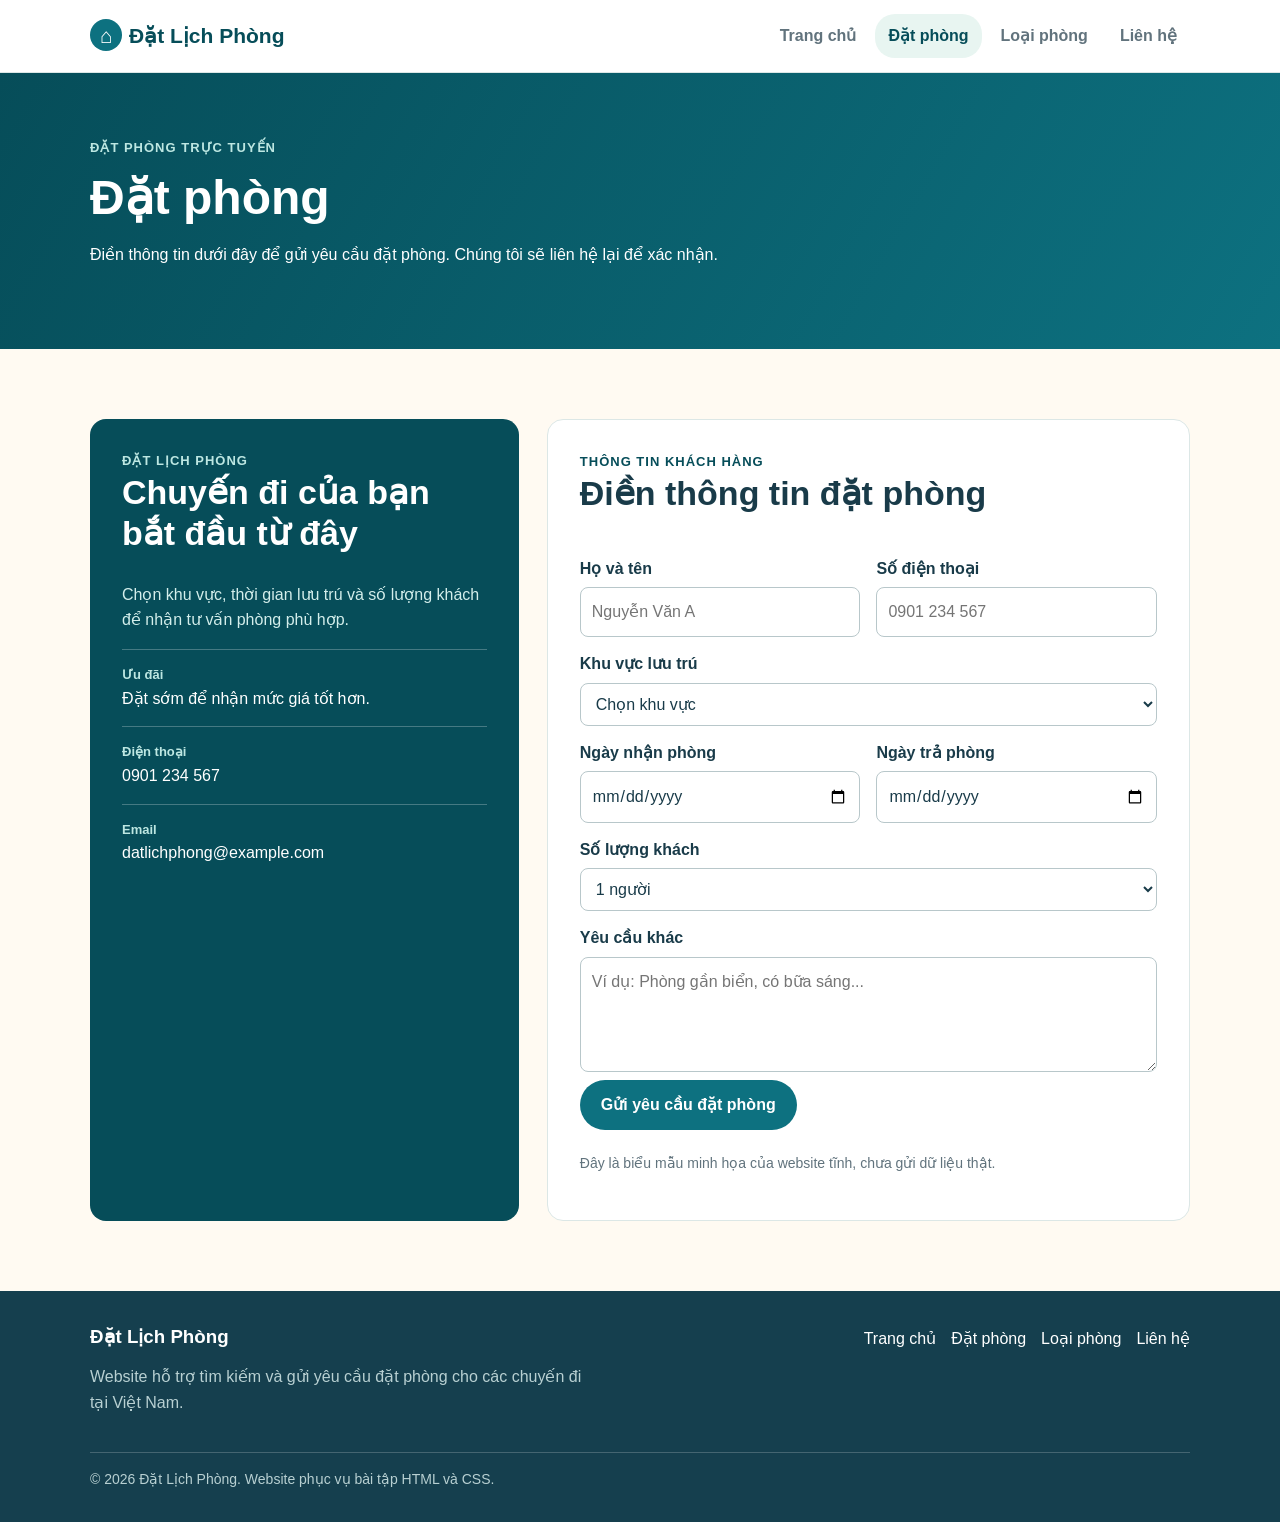
<file: dat-phong.html>
<!DOCTYPE html>
<html lang="vi">
<head>
  <meta charset="UTF-8">
  <meta name="viewport" content="width=device-width, initial-scale=1.0">

  <title>Đặt Lịch Phòng | Đặt phòng</title>

  <link rel="stylesheet" href="css/style.css">
</head>

<body>
  <header class="site-header">
    <div class="container navbar">
      <a href="index.html" class="logo">
        <span class="logo-icon">⌂</span>Đặt Lịch Phòng
      </a>

      <nav class="site-nav">
        <a href="index.html">Trang chủ</a>
        <a class="active" href="dat-phong.html">Đặt phòng</a>
        <a href="loai-phong.html">Loại phòng</a>
        <a href="lien-he.html">Liên hệ</a>
      </nav>
    </div>
  </header>

  <main>
    <section class="page-hero">
      <div class="container">
        <p class="eyebrow">Đặt phòng trực tuyến</p>

        <h1>Đặt phòng</h1>

        <p>
          Điền thông tin dưới đây để gửi yêu cầu đặt phòng.
          Chúng tôi sẽ liên hệ lại để xác nhận.
        </p>
      </div>
    </section>

    <section class="section">
      <div class="container booking-layout">
        <aside class="booking-info">
          <p class="eyebrow">Đặt Lịch Phòng</p>

          <h2>Chuyến đi của bạn bắt đầu từ đây</h2>

          <p>
            Chọn khu vực, thời gian lưu trú và số lượng khách
            để nhận tư vấn phòng phù hợp.
          </p>

          <div class="info-row">
            <strong>Ưu đãi</strong>
            Đặt sớm để nhận mức giá tốt hơn.
          </div>

          <div class="info-row">
            <strong>Điện thoại</strong>
            0901 234 567
          </div>

          <div class="info-row">
            <strong>Email</strong>
            datlichphong@example.com
          </div>
        </aside>

        <section class="booking-form">
          <p class="eyebrow">Thông tin khách hàng</p>

          <h2>Điền thông tin đặt phòng</h2>

          <form>
            <div class="form-row">
              <div>
                <label for="name">Họ và tên</label>
                <input id="name" type="text" placeholder="Nguyễn Văn A">
              </div>

              <div>
                <label for="phone">Số điện thoại</label>
                <input id="phone" type="tel" placeholder="0901 234 567">
              </div>
            </div>

            <label for="area">Khu vực lưu trú</label>

            <select id="area">
              <option>Chọn khu vực</option>
              <option>Sa Pa, Lào Cai</option>
              <option>Hội An, Quảng Nam</option>
              <option>Phú Quốc, Kiên Giang</option>
            </select>

            <div class="form-row">
              <div>
                <label for="checkin">Ngày nhận phòng</label>
                <input id="checkin" type="date">
              </div>

              <div>
                <label for="checkout">Ngày trả phòng</label>
                <input id="checkout" type="date">
              </div>
            </div>

            <label for="guests">Số lượng khách</label>

            <select id="guests">
              <option>1 người</option>
              <option>2 người</option>
              <option>3 - 4 người</option>
              <option>Từ 5 người trở lên</option>
            </select>

            <label for="note">Yêu cầu khác</label>

            <textarea id="note"
              placeholder="Ví dụ: Phòng gần biển, có bữa sáng..."></textarea>

            <button class="button" type="button">
              Gửi yêu cầu đặt phòng
            </button>
          </form>

          <p class="note">
            Đây là biểu mẫu minh họa của website tĩnh,
            chưa gửi dữ liệu thật.
          </p>
        </section>
      </div>
    </section>
  </main>

  <footer class="site-footer">
    <div class="container">
      <div class="footer-box">
        <div>
          <h3>Đặt Lịch Phòng</h3>

          <p>
            Website hỗ trợ tìm kiếm và gửi yêu cầu đặt phòng
            cho các chuyến đi tại Việt Nam.
          </p>
        </div>

        <nav class="footer-nav">
          <a href="index.html">Trang chủ</a>
          <a href="dat-phong.html">Đặt phòng</a>
          <a href="loai-phong.html">Loại phòng</a>
          <a href="lien-he.html">Liên hệ</a>
        </nav>
      </div>

      <p class="copyright">
        © 2026 Đặt Lịch Phòng. Website phục vụ bài tập HTML và CSS.
      </p>
    </div>
  </footer>
</body>
</html>
</file>
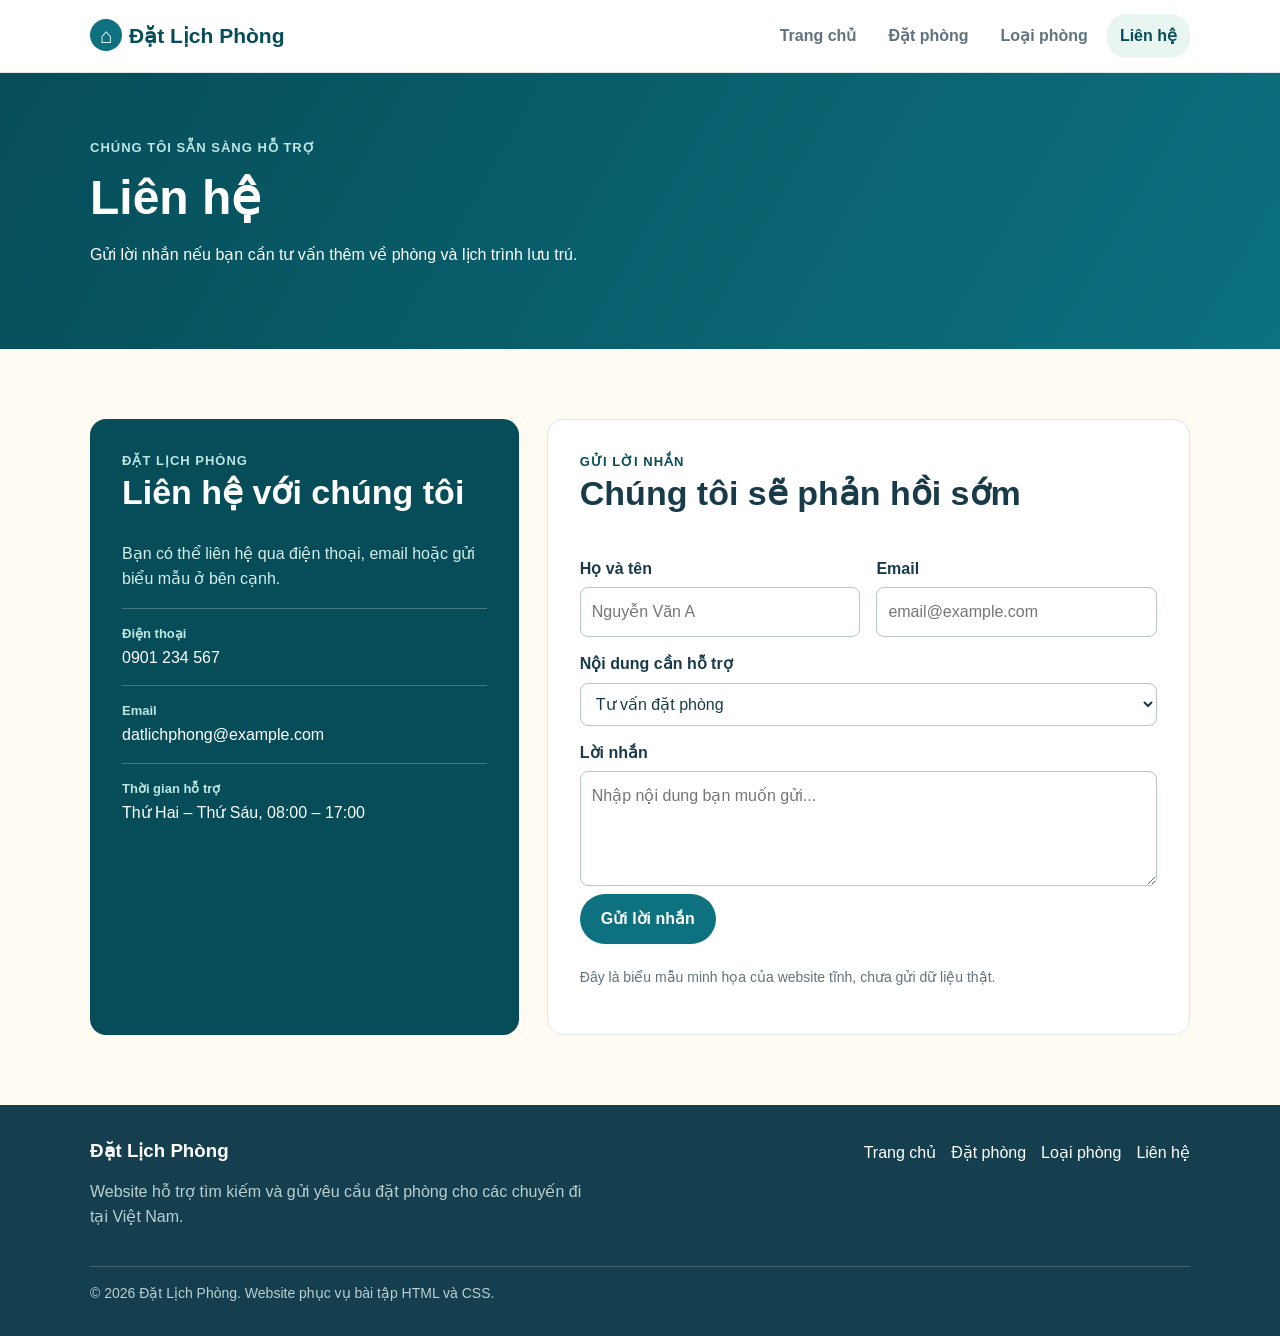
<file: lien-he.html>
<!DOCTYPE html>
<html lang="vi">
<head>
  <meta charset="UTF-8">
  <meta name="viewport" content="width=device-width, initial-scale=1.0">

  <title>Đặt Lịch Phòng | Liên hệ</title>

  <link rel="stylesheet" href="css/style.css">
</head>

<body>
  <header class="site-header">
    <div class="container navbar">
      <a href="index.html" class="logo">
        <span class="logo-icon">⌂</span>Đặt Lịch Phòng
      </a>

      <nav class="site-nav">
        <a href="index.html">Trang chủ</a>
        <a href="dat-phong.html">Đặt phòng</a>
        <a href="loai-phong.html">Loại phòng</a>
        <a class="active" href="lien-he.html">Liên hệ</a>
      </nav>
    </div>
  </header>

  <main>
    <section class="page-hero">
      <div class="container">
        <p class="eyebrow">Chúng tôi sẵn sàng hỗ trợ</p>

        <h1>Liên hệ</h1>

        <p>
          Gửi lời nhắn nếu bạn cần tư vấn thêm
          về phòng và lịch trình lưu trú.
        </p>
      </div>
    </section>

    <section class="section">
      <div class="container contact-layout">
        <aside class="contact-panel">
          <p class="eyebrow">Đặt Lịch Phòng</p>

          <h2>Liên hệ với chúng tôi</h2>

          <p>
            Bạn có thể liên hệ qua điện thoại, email
            hoặc gửi biểu mẫu ở bên cạnh.
          </p>

          <div class="contact-item">
            <strong>Điện thoại</strong>
            0901 234 567
          </div>

          <div class="contact-item">
            <strong>Email</strong>
            datlichphong@example.com
          </div>

          <div class="contact-item">
            <strong>Thời gian hỗ trợ</strong>
            Thứ Hai – Thứ Sáu, 08:00 – 17:00
          </div>
        </aside>

        <section class="message-form">
          <p class="eyebrow">Gửi lời nhắn</p>

          <h2>Chúng tôi sẽ phản hồi sớm</h2>

          <form>
            <div class="form-row">
              <div>
                <label for="fullname">Họ và tên</label>
                <input id="fullname" type="text" placeholder="Nguyễn Văn A">
              </div>

              <div>
                <label for="email">Email</label>
                <input id="email" type="email" placeholder="email@example.com">
              </div>
            </div>

            <label for="topic">Nội dung cần hỗ trợ</label>

            <select id="topic">
              <option>Tư vấn đặt phòng</option>
              <option>Tư vấn loại phòng</option>
              <option>Góp ý website</option>
            </select>

            <label for="message">Lời nhắn</label>

            <textarea id="message"
              placeholder="Nhập nội dung bạn muốn gửi..."></textarea>

            <button class="button" type="button">
              Gửi lời nhắn
            </button>
          </form>

          <p class="note">
            Đây là biểu mẫu minh họa của website tĩnh,
            chưa gửi dữ liệu thật.
          </p>
        </section>
      </div>
    </section>
  </main>

  <footer class="site-footer">
    <div class="container">
      <div class="footer-box">
        <div>
          <h3>Đặt Lịch Phòng</h3>

          <p>
            Website hỗ trợ tìm kiếm và gửi yêu cầu đặt phòng
            cho các chuyến đi tại Việt Nam.
          </p>
        </div>

        <nav class="footer-nav">
          <a href="index.html">Trang chủ</a>
          <a href="dat-phong.html">Đặt phòng</a>
          <a href="loai-phong.html">Loại phòng</a>
          <a href="lien-he.html">Liên hệ</a>
        </nav>
      </div>

      <p class="copyright">
        © 2026 Đặt Lịch Phòng. Website phục vụ bài tập HTML và CSS.
      </p>
    </div>
  </footer>
</body>
</html>
</file>
<file: css/style.css>
:root {
  --blue: #0d7180;
  --blue-dark: #064d59;
  --orange: #ef7957;
  --yellow: #f6bd54;
  --cream: #fffaf2;
  --soft: #e8f5f1;
  --text: #193b49;
  --muted: #61737d;
  --line: #dce7e6;
  --white: #ffffff;
}

* {
  box-sizing: border-box;
}

html {
  scroll-behavior: smooth;
}

body {
  margin: 0;
  font-family: Arial, sans-serif;
  color: var(--text);
  background: var(--cream);
  line-height: 1.6;
}

img {
  display: block;
  max-width: 100%;
}

a {
  color: inherit;
  text-decoration: none;
}

.container {
  width: min(1100px, calc(100% - 40px));
  margin: auto;
}

/* Header */

.site-header {
  position: sticky;
  top: 0;
  z-index: 100;
  background: var(--white);
  border-bottom: 1px solid var(--line);
}

.navbar {
  min-height: 72px;
  display: flex;
  align-items: center;
  justify-content: space-between;
  gap: 20px;
}

.logo {
  color: var(--blue-dark);
  font-size: 21px;
  font-weight: bold;
  white-space: nowrap;
}

.logo-icon {
  display: inline-grid;
  width: 32px;
  height: 32px;
  place-items: center;
  margin-right: 7px;
  border-radius: 50%;
  color: white;
  background: var(--blue);
}

.site-nav {
  display: flex;
  gap: 6px;
}

.site-nav a {
  padding: 9px 13px;
  border-radius: 20px;
  color: var(--muted);
  font-weight: bold;
  transition: 0.2s;
}

.site-nav a:hover,
.site-nav a.active {
  color: var(--blue-dark);
  background: var(--soft);
}

/* Text */

h1,
h2,
h3 {
  line-height: 1.2;
}

h1 {
  margin: 12px 0 18px;
  font-size: clamp(38px, 5vw, 63px);
}

h2 {
  margin-top: 0;
  font-size: 34px;
}

h3 {
  margin-top: 0;
  margin-bottom: 8px;
}

.eyebrow {
  margin: 0;
  color: var(--blue-dark);
  font-size: 13px;
  font-weight: bold;
  letter-spacing: 1px;
  text-transform: uppercase;
}

.description {
  max-width: 560px;
  color: var(--muted);
  font-size: 17px;
}

/* Button */

.button {
  display: inline-block;
  margin: 8px 8px 8px 0;
  padding: 12px 21px;
  border: 0;
  border-radius: 25px;
  cursor: pointer;
  color: white;
  background: var(--blue);
  font: inherit;
  font-weight: bold;
  transition: 0.2s;
}

.button:hover {
  background: var(--blue-dark);
  transform: translateY(-2px);
}

.button-light {
  border: 1px solid var(--blue);
  color: var(--blue-dark);
  background: transparent;
}

/* Trang chu */

.hero {
  padding: 70px 0;
  background: linear-gradient(120deg, #dff4ef, #fff0d5);
}

.hero-grid {
  display: grid;
  grid-template-columns: 1fr 1fr;
  align-items: center;
  gap: 40px;
}

.hero-image {
  width: 100%;
  max-width: 500px;
  margin: auto;
}

/* Section */

.section {
  padding: 70px 0;
}

.section-soft {
  background: #f0eee8;
}

.section-heading {
  margin-bottom: 28px;
}

.section-heading p:last-child {
  max-width: 650px;
  color: var(--muted);
}

/* Card */

.room-grid {
  display: grid;
  grid-template-columns: repeat(3, 1fr);
  gap: 22px;
}

.room-card {
  overflow: hidden;
  border: 1px solid var(--line);
  border-radius: 16px;
  background: var(--white);
  box-shadow: 0 5px 18px rgba(0, 0, 0, 0.08);
  transition: 0.2s;
}

.room-card:hover {
  transform: translateY(-5px);
}

.card-image {
  height: 180px;
  display: flex;
  align-items: center;
  justify-content: center;
  font-size: 70px;
}

.city-sapa {
  background: linear-gradient(
    #c7ece7 0 45%,
    #4c9b82 45% 68%,
    #91bd60 68%
  );
}

.city-hoian {
  background: linear-gradient(
    #274962 0 52%,
    #d78657 52%
  );
}

.city-phuquoc {
  background: linear-gradient(
    #b8ebed 0 52%,
    #34aeb6 52% 78%,
    #f0d99b 78%
  );
}

.card-body {
  padding: 20px;
}

.card-body p {
  margin-bottom: 0;
  color: var(--muted);
}

.badge {
  color: var(--blue-dark);
  font-size: 12px;
  font-weight: bold;
  letter-spacing: 1px;
  text-transform: uppercase;
}

/* Khối thông tin */

.feature-grid {
  display: grid;
  grid-template-columns: repeat(3, 1fr);
  gap: 20px;
}

.feature {
  padding: 25px;
  border-radius: 16px;
  background: var(--white);
  border: 1px solid var(--line);
}

.feature-icon {
  font-size: 35px;
}

.feature p {
  margin-bottom: 0;
  color: var(--muted);
}

/* Banner trang */

.page-hero {
  padding: 65px 0;
  color: var(--white);
  background: linear-gradient(120deg, var(--blue-dark), var(--blue));
}

.page-hero .eyebrow {
  color: #bde7e2;
}

.page-hero h1 {
  margin: 10px 0;
  font-size: 48px;
}

.page-hero p {
  max-width: 650px;
}

/* Dat phong */

.booking-layout {
  display: grid;
  grid-template-columns: 0.8fr 1.2fr;
  gap: 28px;
}

.booking-info {
  padding: 32px;
  border-radius: 16px;
  color: var(--white);
  background: var(--blue-dark);
}

.booking-info .eyebrow {
  color: #bde7e2;
}

.booking-info p {
  color: #d3eeeb;
}

.info-row {
  padding: 15px 0;
  border-top: 1px solid rgba(255, 255, 255, 0.25);
}

.info-row strong {
  display: block;
  color: #bde7e2;
  font-size: 13px;
}

.booking-form,
.message-form {
  padding: 32px;
  border: 1px solid var(--line);
  border-radius: 16px;
  background: var(--white);
}

.form-row {
  display: grid;
  grid-template-columns: 1fr 1fr;
  gap: 16px;
}

label {
  display: block;
  margin: 14px 0 6px;
  font-weight: bold;
}

input,
select,
textarea {
  display: block;
  width: 100%;
  padding: 11px;
  border: 1px solid #b8c7ca;
  border-radius: 8px;
  color: var(--text);
  background: var(--white);
  font: inherit;
}

input:focus,
select:focus,
textarea:focus {
  outline: 3px solid #c6ece7;
  border-color: var(--blue);
}

textarea {
  min-height: 115px;
  resize: vertical;
}

.note {
  color: var(--muted);
  font-size: 14px;
}

/* Loai phong */

.room-type-icon {
  height: 150px;
  display: grid;
  place-items: center;
  color: var(--blue-dark);
  background: var(--soft);
  font-size: 65px;
}

/* Lien he */

.contact-layout {
  display: grid;
  grid-template-columns: 0.8fr 1.2fr;
  gap: 28px;
}

.contact-panel {
  padding: 32px;
  border-radius: 16px;
  color: var(--white);
  background: var(--blue-dark);
}

.contact-panel .eyebrow {
  color: #bde7e2;
}

.contact-panel p {
  color: #d3eeeb;
}

.contact-item {
  padding: 15px 0;
  border-top: 1px solid rgba(255, 255, 255, 0.25);
}

.contact-item strong {
  display: block;
  color: #bde7e2;
  font-size: 13px;
}

/* Footer */

.site-footer {
  padding: 35px 0 18px;
  color: var(--white);
  background: #153f4e;
}

.footer-box {
  display: flex;
  justify-content: space-between;
  gap: 20px;
}

.footer-box p {
  max-width: 510px;
  color: #b8d0d2;
}

.footer-nav {
  display: flex;
  flex-wrap: wrap;
  align-content: flex-start;
  gap: 15px;
}

.footer-nav a:hover {
  text-decoration: underline;
}

.copyright {
  margin-top: 20px;
  padding-top: 15px;
  border-top: 1px solid rgba(255, 255, 255, 0.2);
  color: #b8d0d2;
  font-size: 14px;
}

/* Dien thoai */

@media (max-width: 720px) {
  .container {
    width: min(100% - 30px, 560px);
  }

  .navbar {
    min-height: auto;
    padding: 12px 0;
    align-items: flex-start;
  }

  .logo {
    font-size: 15px;
  }

  .site-nav {
    justify-content: flex-end;
    flex-wrap: wrap;
  }

  .site-nav a {
    padding: 5px 7px;
    font-size: 13px;
  }

  .hero {
    padding: 45px 0;
  }

  .hero-grid,
  .room-grid,
  .feature-grid,
  .booking-layout,
  .contact-layout,
  .form-row {
    grid-template-columns: 1fr;
  }

  .section {
    padding: 45px 0;
  }

  h2 {
    font-size: 28px;
  }

  .page-hero h1 {
    font-size: 38px;
  }

  .footer-box {
    display: block;
  }

  .footer-nav {
    margin-top: 18px;
  }
}
</file>
